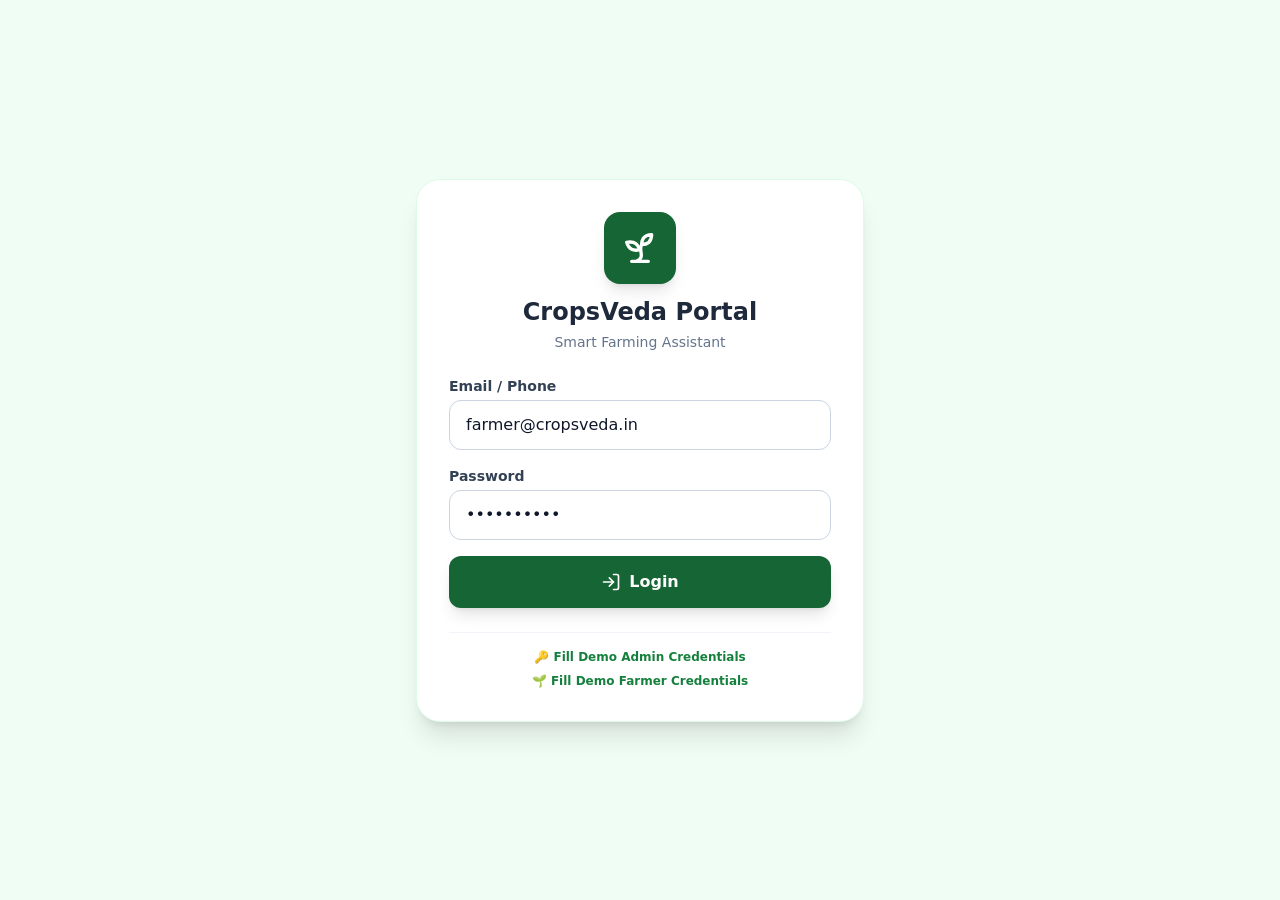
<file: index.html>
<!doctype html>
<html lang="en">
  <head>
    <meta charset="UTF-8" />
    <link rel="icon" type="image/svg+xml" href="/vite.svg" />
    <meta name="viewport" content="width=device-width, initial-scale=1.0" />
    <title>CropsVeda – AI-Powered, IoT-Enabled Smart Farming Assistant</title>
    <link rel="preconnect" href="https://fonts.googleapis.com">
    <link rel="preconnect" href="https://fonts.gstatic.com" crossorigin>
    <link href="https://fonts.googleapis.com/css2?family=Inter:wght@400;500;600;700;800&display=swap" rel="stylesheet">
    <script type="module" crossorigin src="./assets/index-W9lvx0hO.js"></script>
    <link rel="stylesheet" crossorigin href="./assets/index-DelQcXKI.css">
  <link rel="manifest" href="./manifest.webmanifest"><script id="vite-plugin-pwa:register-sw" src="./registerSW.js"></script></head>
  <body class="bg-slate-50 text-slate-900 font-sans antialiased">
    <div id="root"></div>
  </body>
</html>
</file>
<file: assets/index-DelQcXKI.css>
*,:before,:after{--tw-border-spacing-x: 0;--tw-border-spacing-y: 0;--tw-translate-x: 0;--tw-translate-y: 0;--tw-rotate: 0;--tw-skew-x: 0;--tw-skew-y: 0;--tw-scale-x: 1;--tw-scale-y: 1;--tw-pan-x: ;--tw-pan-y: ;--tw-pinch-zoom: ;--tw-scroll-snap-strictness: proximity;--tw-gradient-from-position: ;--tw-gradient-via-position: ;--tw-gradient-to-position: ;--tw-ordinal: ;--tw-slashed-zero: ;--tw-numeric-figure: ;--tw-numeric-spacing: ;--tw-numeric-fraction: ;--tw-ring-inset: ;--tw-ring-offset-width: 0px;--tw-ring-offset-color: #fff;--tw-ring-color: rgb(59 130 246 / .5);--tw-ring-offset-shadow: 0 0 #0000;--tw-ring-shadow: 0 0 #0000;--tw-shadow: 0 0 #0000;--tw-shadow-colored: 0 0 #0000;--tw-blur: ;--tw-brightness: ;--tw-contrast: ;--tw-grayscale: ;--tw-hue-rotate: ;--tw-invert: ;--tw-saturate: ;--tw-sepia: ;--tw-drop-shadow: ;--tw-backdrop-blur: ;--tw-backdrop-brightness: ;--tw-backdrop-contrast: ;--tw-backdrop-grayscale: ;--tw-backdrop-hue-rotate: ;--tw-backdrop-invert: ;--tw-backdrop-opacity: ;--tw-backdrop-saturate: ;--tw-backdrop-sepia: ;--tw-contain-size: ;--tw-contain-layout: ;--tw-contain-paint: ;--tw-contain-style: }::backdrop{--tw-border-spacing-x: 0;--tw-border-spacing-y: 0;--tw-translate-x: 0;--tw-translate-y: 0;--tw-rotate: 0;--tw-skew-x: 0;--tw-skew-y: 0;--tw-scale-x: 1;--tw-scale-y: 1;--tw-pan-x: ;--tw-pan-y: ;--tw-pinch-zoom: ;--tw-scroll-snap-strictness: proximity;--tw-gradient-from-position: ;--tw-gradient-via-position: ;--tw-gradient-to-position: ;--tw-ordinal: ;--tw-slashed-zero: ;--tw-numeric-figure: ;--tw-numeric-spacing: ;--tw-numeric-fraction: ;--tw-ring-inset: ;--tw-ring-offset-width: 0px;--tw-ring-offset-color: #fff;--tw-ring-color: rgb(59 130 246 / .5);--tw-ring-offset-shadow: 0 0 #0000;--tw-ring-shadow: 0 0 #0000;--tw-shadow: 0 0 #0000;--tw-shadow-colored: 0 0 #0000;--tw-blur: ;--tw-brightness: ;--tw-contrast: ;--tw-grayscale: ;--tw-hue-rotate: ;--tw-invert: ;--tw-saturate: ;--tw-sepia: ;--tw-drop-shadow: ;--tw-backdrop-blur: ;--tw-backdrop-brightness: ;--tw-backdrop-contrast: ;--tw-backdrop-grayscale: ;--tw-backdrop-hue-rotate: ;--tw-backdrop-invert: ;--tw-backdrop-opacity: ;--tw-backdrop-saturate: ;--tw-backdrop-sepia: ;--tw-contain-size: ;--tw-contain-layout: ;--tw-contain-paint: ;--tw-contain-style: }*,:before,:after{box-sizing:border-box;border-width:0;border-style:solid;border-color:#e5e7eb}:before,:after{--tw-content: ""}html,:host{line-height:1.5;-webkit-text-size-adjust:100%;-moz-tab-size:4;-o-tab-size:4;tab-size:4;font-family:ui-sans-serif,system-ui,sans-serif,"Apple Color Emoji","Segoe UI Emoji",Segoe UI Symbol,"Noto Color Emoji";font-feature-settings:normal;font-variation-settings:normal;-webkit-tap-highlight-color:transparent}body{margin:0;line-height:inherit}hr{height:0;color:inherit;border-top-width:1px}abbr:where([title]){-webkit-text-decoration:underline dotted;text-decoration:underline dotted}h1,h2,h3,h4,h5,h6{font-size:inherit;font-weight:inherit}a{color:inherit;text-decoration:inherit}b,strong{font-weight:bolder}code,kbd,samp,pre{font-family:ui-monospace,SFMono-Regular,Menlo,Monaco,Consolas,Liberation Mono,Courier New,monospace;font-feature-settings:normal;font-variation-settings:normal;font-size:1em}small{font-size:80%}sub,sup{font-size:75%;line-height:0;position:relative;vertical-align:baseline}sub{bottom:-.25em}sup{top:-.5em}table{text-indent:0;border-color:inherit;border-collapse:collapse}button,input,optgroup,select,textarea{font-family:inherit;font-feature-settings:inherit;font-variation-settings:inherit;font-size:100%;font-weight:inherit;line-height:inherit;letter-spacing:inherit;color:inherit;margin:0;padding:0}button,select{text-transform:none}button,input:where([type=button]),input:where([type=reset]),input:where([type=submit]){-webkit-appearance:button;background-color:transparent;background-image:none}:-moz-focusring{outline:auto}:-moz-ui-invalid{box-shadow:none}progress{vertical-align:baseline}::-webkit-inner-spin-button,::-webkit-outer-spin-button{height:auto}[type=search]{-webkit-appearance:textfield;outline-offset:-2px}::-webkit-search-decoration{-webkit-appearance:none}::-webkit-file-upload-button{-webkit-appearance:button;font:inherit}summary{display:list-item}blockquote,dl,dd,h1,h2,h3,h4,h5,h6,hr,figure,p,pre{margin:0}fieldset{margin:0;padding:0}legend{padding:0}ol,ul,menu{list-style:none;margin:0;padding:0}dialog{padding:0}textarea{resize:vertical}input::-moz-placeholder,textarea::-moz-placeholder{opacity:1;color:#9ca3af}input::placeholder,textarea::placeholder{opacity:1;color:#9ca3af}button,[role=button]{cursor:pointer}:disabled{cursor:default}img,svg,video,canvas,audio,iframe,embed,object{display:block;vertical-align:middle}img,video{max-width:100%;height:auto}[hidden]:where(:not([hidden=until-found])){display:none}.collapse{visibility:collapse}.fixed{position:fixed}.absolute{position:absolute}.relative{position:relative}.sticky{position:sticky}.inset-0{top:0;right:0;bottom:0;left:0}.left-3\.5{left:.875rem}.top-0{top:0}.top-3{top:.75rem}.z-10{z-index:10}.z-50{z-index:50}.mx-auto{margin-left:auto;margin-right:auto}.my-1{margin-top:.25rem;margin-bottom:.25rem}.my-6{margin-top:1.5rem;margin-bottom:1.5rem}.my-8{margin-top:2rem;margin-bottom:2rem}.mb-1{margin-bottom:.25rem}.mb-2{margin-bottom:.5rem}.mb-3{margin-bottom:.75rem}.mb-4{margin-bottom:1rem}.mb-6{margin-bottom:1.5rem}.mb-8{margin-bottom:2rem}.ml-1{margin-left:.25rem}.ml-1\.5{margin-left:.375rem}.mt-0\.5{margin-top:.125rem}.mt-1{margin-top:.25rem}.mt-2{margin-top:.5rem}.mt-3{margin-top:.75rem}.mt-4{margin-top:1rem}.mt-6{margin-top:1.5rem}.block{display:block}.inline-block{display:inline-block}.flex{display:flex}.inline-flex{display:inline-flex}.table{display:table}.grid{display:grid}.hidden{display:none}.h-1\.5{height:.375rem}.h-10{height:2.5rem}.h-12{height:3rem}.h-14{height:3.5rem}.h-16{height:4rem}.h-2{height:.5rem}.h-3{height:.75rem}.h-3\.5{height:.875rem}.h-4{height:1rem}.h-48{height:12rem}.h-5{height:1.25rem}.h-6{height:1.5rem}.h-7{height:1.75rem}.h-8{height:2rem}.h-9{height:2.25rem}.max-h-64{max-height:16rem}.max-h-\[90vh\]{max-height:90vh}.max-h-\[92vh\]{max-height:92vh}.min-h-\[140px\]{min-height:140px}.min-h-screen{min-height:100vh}.w-1\.5{width:.375rem}.w-10{width:2.5rem}.w-12{width:3rem}.w-14{width:3.5rem}.w-2{width:.5rem}.w-3{width:.75rem}.w-3\.5{width:.875rem}.w-4{width:1rem}.w-5{width:1.25rem}.w-6{width:1.5rem}.w-7{width:1.75rem}.w-8{width:2rem}.w-9{width:2.25rem}.w-fit{width:-moz-fit-content;width:fit-content}.w-full{width:100%}.max-w-2xl{max-width:42rem}.max-w-4xl{max-width:56rem}.max-w-5xl{max-width:64rem}.max-w-6xl{max-width:72rem}.max-w-7xl{max-width:80rem}.max-w-md{max-width:28rem}.max-w-xl{max-width:36rem}.flex-1{flex:1 1 0%}.shrink-0{flex-shrink:0}.border-collapse{border-collapse:collapse}.transform{transform:translate(var(--tw-translate-x),var(--tw-translate-y)) rotate(var(--tw-rotate)) skew(var(--tw-skew-x)) skewY(var(--tw-skew-y)) scaleX(var(--tw-scale-x)) scaleY(var(--tw-scale-y))}@keyframes bounce{0%,to{transform:translateY(-25%);animation-timing-function:cubic-bezier(.8,0,1,1)}50%{transform:none;animation-timing-function:cubic-bezier(0,0,.2,1)}}.animate-bounce{animation:bounce 1s infinite}@keyframes ping{75%,to{transform:scale(2);opacity:0}}.animate-ping{animation:ping 1s cubic-bezier(0,0,.2,1) infinite}@keyframes pulse{50%{opacity:.5}}.animate-pulse{animation:pulse 2s cubic-bezier(.4,0,.6,1) infinite}@keyframes spin{to{transform:rotate(360deg)}}.animate-spin{animation:spin 1s linear infinite}.cursor-pointer{cursor:pointer}.grid-cols-1{grid-template-columns:repeat(1,minmax(0,1fr))}.grid-cols-2{grid-template-columns:repeat(2,minmax(0,1fr))}.flex-col{flex-direction:column}.items-start{align-items:flex-start}.items-end{align-items:flex-end}.items-center{align-items:center}.items-baseline{align-items:baseline}.justify-end{justify-content:flex-end}.justify-center{justify-content:center}.justify-between{justify-content:space-between}.gap-2{gap:.5rem}.gap-3{gap:.75rem}.gap-4{gap:1rem}.gap-6{gap:1.5rem}.gap-8{gap:2rem}.space-x-1>:not([hidden])~:not([hidden]){--tw-space-x-reverse: 0;margin-right:calc(.25rem * var(--tw-space-x-reverse));margin-left:calc(.25rem * calc(1 - var(--tw-space-x-reverse)))}.space-x-1\.5>:not([hidden])~:not([hidden]){--tw-space-x-reverse: 0;margin-right:calc(.375rem * var(--tw-space-x-reverse));margin-left:calc(.375rem * calc(1 - var(--tw-space-x-reverse)))}.space-x-2>:not([hidden])~:not([hidden]){--tw-space-x-reverse: 0;margin-right:calc(.5rem * var(--tw-space-x-reverse));margin-left:calc(.5rem * calc(1 - var(--tw-space-x-reverse)))}.space-x-3>:not([hidden])~:not([hidden]){--tw-space-x-reverse: 0;margin-right:calc(.75rem * var(--tw-space-x-reverse));margin-left:calc(.75rem * calc(1 - var(--tw-space-x-reverse)))}.space-x-4>:not([hidden])~:not([hidden]){--tw-space-x-reverse: 0;margin-right:calc(1rem * var(--tw-space-x-reverse));margin-left:calc(1rem * calc(1 - var(--tw-space-x-reverse)))}.space-y-2>:not([hidden])~:not([hidden]){--tw-space-y-reverse: 0;margin-top:calc(.5rem * calc(1 - var(--tw-space-y-reverse)));margin-bottom:calc(.5rem * var(--tw-space-y-reverse))}.space-y-3>:not([hidden])~:not([hidden]){--tw-space-y-reverse: 0;margin-top:calc(.75rem * calc(1 - var(--tw-space-y-reverse)));margin-bottom:calc(.75rem * var(--tw-space-y-reverse))}.space-y-4>:not([hidden])~:not([hidden]){--tw-space-y-reverse: 0;margin-top:calc(1rem * calc(1 - var(--tw-space-y-reverse)));margin-bottom:calc(1rem * var(--tw-space-y-reverse))}.space-y-6>:not([hidden])~:not([hidden]){--tw-space-y-reverse: 0;margin-top:calc(1.5rem * calc(1 - var(--tw-space-y-reverse)));margin-bottom:calc(1.5rem * var(--tw-space-y-reverse))}.divide-y>:not([hidden])~:not([hidden]){--tw-divide-y-reverse: 0;border-top-width:calc(1px * calc(1 - var(--tw-divide-y-reverse)));border-bottom-width:calc(1px * var(--tw-divide-y-reverse))}.divide-slate-100>:not([hidden])~:not([hidden]){--tw-divide-opacity: 1;border-color:rgb(241 245 249 / var(--tw-divide-opacity, 1))}.self-start{align-self:flex-start}.self-end{align-self:flex-end}.overflow-hidden{overflow:hidden}.overflow-x-auto{overflow-x:auto}.overflow-y-auto{overflow-y:auto}.rounded{border-radius:.25rem}.rounded-2xl{border-radius:1rem}.rounded-3xl{border-radius:1.5rem}.rounded-full{border-radius:9999px}.rounded-lg{border-radius:.5rem}.rounded-md{border-radius:.375rem}.rounded-xl{border-radius:.75rem}.border{border-width:1px}.border-4{border-width:4px}.border-b{border-bottom-width:1px}.border-b-2{border-bottom-width:2px}.border-t{border-top-width:1px}.border-agri-100{--tw-border-opacity: 1;border-color:rgb(220 252 231 / var(--tw-border-opacity, 1))}.border-agri-700{--tw-border-opacity: 1;border-color:rgb(21 128 61 / var(--tw-border-opacity, 1))}.border-amber-200{--tw-border-opacity: 1;border-color:rgb(253 230 138 / var(--tw-border-opacity, 1))}.border-amber-200\/60{border-color:#fde68a99}.border-amber-200\/80{border-color:#fde68acc}.border-amber-300\/80{border-color:#fcd34dcc}.border-amber-400\/40{border-color:#fbbf2466}.border-amber-500\/20{border-color:#f59e0b33}.border-blue-200{--tw-border-opacity: 1;border-color:rgb(191 219 254 / var(--tw-border-opacity, 1))}.border-blue-500\/20{border-color:#3b82f633}.border-emerald-100{--tw-border-opacity: 1;border-color:rgb(209 250 229 / var(--tw-border-opacity, 1))}.border-emerald-600{--tw-border-opacity: 1;border-color:rgb(5 150 105 / var(--tw-border-opacity, 1))}.border-emerald-800{--tw-border-opacity: 1;border-color:rgb(6 95 70 / var(--tw-border-opacity, 1))}.border-indigo-100{--tw-border-opacity: 1;border-color:rgb(224 231 255 / var(--tw-border-opacity, 1))}.border-rose-200{--tw-border-opacity: 1;border-color:rgb(254 205 211 / var(--tw-border-opacity, 1))}.border-rose-500\/20{border-color:#f43f5e33}.border-sky-200{--tw-border-opacity: 1;border-color:rgb(186 230 253 / var(--tw-border-opacity, 1))}.border-slate-100{--tw-border-opacity: 1;border-color:rgb(241 245 249 / var(--tw-border-opacity, 1))}.border-slate-200{--tw-border-opacity: 1;border-color:rgb(226 232 240 / var(--tw-border-opacity, 1))}.border-slate-200\/60{border-color:#e2e8f099}.border-slate-200\/80{border-color:#e2e8f0cc}.border-slate-300{--tw-border-opacity: 1;border-color:rgb(203 213 225 / var(--tw-border-opacity, 1))}.border-teal-500\/20{border-color:#14b8a633}.border-white\/10{border-color:#ffffff1a}.border-white\/15{border-color:#ffffff26}.border-white\/20{border-color:#fff3}.border-t-transparent{border-top-color:transparent}.bg-agri-50{--tw-bg-opacity: 1;background-color:rgb(240 253 244 / var(--tw-bg-opacity, 1))}.bg-agri-700{--tw-bg-opacity: 1;background-color:rgb(21 128 61 / var(--tw-bg-opacity, 1))}.bg-agri-800{--tw-bg-opacity: 1;background-color:rgb(22 101 52 / var(--tw-bg-opacity, 1))}.bg-agri-900{--tw-bg-opacity: 1;background-color:rgb(20 83 45 / var(--tw-bg-opacity, 1))}.bg-amber-100{--tw-bg-opacity: 1;background-color:rgb(254 243 199 / var(--tw-bg-opacity, 1))}.bg-amber-50{--tw-bg-opacity: 1;background-color:rgb(255 251 235 / var(--tw-bg-opacity, 1))}.bg-amber-50\/70{background-color:#fffbebb3}.bg-amber-500{--tw-bg-opacity: 1;background-color:rgb(245 158 11 / var(--tw-bg-opacity, 1))}.bg-amber-500\/10{background-color:#f59e0b1a}.bg-amber-600{--tw-bg-opacity: 1;background-color:rgb(217 119 6 / var(--tw-bg-opacity, 1))}.bg-amber-950\/40{background-color:#451a0366}.bg-blue-100{--tw-bg-opacity: 1;background-color:rgb(219 234 254 / var(--tw-bg-opacity, 1))}.bg-blue-400{--tw-bg-opacity: 1;background-color:rgb(96 165 250 / var(--tw-bg-opacity, 1))}.bg-blue-400\/20{background-color:#60a5fa33}.bg-blue-50{--tw-bg-opacity: 1;background-color:rgb(239 246 255 / var(--tw-bg-opacity, 1))}.bg-blue-500{--tw-bg-opacity: 1;background-color:rgb(59 130 246 / var(--tw-bg-opacity, 1))}.bg-blue-500\/10{background-color:#3b82f61a}.bg-blue-600{--tw-bg-opacity: 1;background-color:rgb(37 99 235 / var(--tw-bg-opacity, 1))}.bg-emerald-100{--tw-bg-opacity: 1;background-color:rgb(209 250 229 / var(--tw-bg-opacity, 1))}.bg-emerald-400{--tw-bg-opacity: 1;background-color:rgb(52 211 153 / var(--tw-bg-opacity, 1))}.bg-emerald-400\/20{background-color:#34d39933}.bg-emerald-50{--tw-bg-opacity: 1;background-color:rgb(236 253 245 / var(--tw-bg-opacity, 1))}.bg-emerald-50\/50{background-color:#ecfdf580}.bg-emerald-500{--tw-bg-opacity: 1;background-color:rgb(16 185 129 / var(--tw-bg-opacity, 1))}.bg-emerald-500\/20{background-color:#10b98133}.bg-emerald-600{--tw-bg-opacity: 1;background-color:rgb(5 150 105 / var(--tw-bg-opacity, 1))}.bg-emerald-700{--tw-bg-opacity: 1;background-color:rgb(4 120 87 / var(--tw-bg-opacity, 1))}.bg-emerald-800{--tw-bg-opacity: 1;background-color:rgb(6 95 70 / var(--tw-bg-opacity, 1))}.bg-green-100{--tw-bg-opacity: 1;background-color:rgb(220 252 231 / var(--tw-bg-opacity, 1))}.bg-green-400{--tw-bg-opacity: 1;background-color:rgb(74 222 128 / var(--tw-bg-opacity, 1))}.bg-green-500{--tw-bg-opacity: 1;background-color:rgb(34 197 94 / var(--tw-bg-opacity, 1))}.bg-green-600{--tw-bg-opacity: 1;background-color:rgb(22 163 74 / var(--tw-bg-opacity, 1))}.bg-green-700{--tw-bg-opacity: 1;background-color:rgb(21 128 61 / var(--tw-bg-opacity, 1))}.bg-indigo-50{--tw-bg-opacity: 1;background-color:rgb(238 242 255 / var(--tw-bg-opacity, 1))}.bg-purple-100{--tw-bg-opacity: 1;background-color:rgb(243 232 255 / var(--tw-bg-opacity, 1))}.bg-rose-50{--tw-bg-opacity: 1;background-color:rgb(255 241 242 / var(--tw-bg-opacity, 1))}.bg-rose-500{--tw-bg-opacity: 1;background-color:rgb(244 63 94 / var(--tw-bg-opacity, 1))}.bg-rose-500\/10{background-color:#f43f5e1a}.bg-rose-600{--tw-bg-opacity: 1;background-color:rgb(225 29 72 / var(--tw-bg-opacity, 1))}.bg-sky-100{--tw-bg-opacity: 1;background-color:rgb(224 242 254 / var(--tw-bg-opacity, 1))}.bg-sky-500{--tw-bg-opacity: 1;background-color:rgb(14 165 233 / var(--tw-bg-opacity, 1))}.bg-slate-100{--tw-bg-opacity: 1;background-color:rgb(241 245 249 / var(--tw-bg-opacity, 1))}.bg-slate-100\/70{background-color:#f1f5f9b3}.bg-slate-200{--tw-bg-opacity: 1;background-color:rgb(226 232 240 / var(--tw-bg-opacity, 1))}.bg-slate-50{--tw-bg-opacity: 1;background-color:rgb(248 250 252 / var(--tw-bg-opacity, 1))}.bg-slate-700{--tw-bg-opacity: 1;background-color:rgb(51 65 85 / var(--tw-bg-opacity, 1))}.bg-slate-800{--tw-bg-opacity: 1;background-color:rgb(30 41 59 / var(--tw-bg-opacity, 1))}.bg-slate-900{--tw-bg-opacity: 1;background-color:rgb(15 23 42 / var(--tw-bg-opacity, 1))}.bg-slate-900\/50{background-color:#0f172a80}.bg-slate-900\/60{background-color:#0f172a99}.bg-slate-900\/70{background-color:#0f172ab3}.bg-teal-50{--tw-bg-opacity: 1;background-color:rgb(240 253 250 / var(--tw-bg-opacity, 1))}.bg-teal-500\/10{background-color:#14b8a61a}.bg-teal-600{--tw-bg-opacity: 1;background-color:rgb(13 148 136 / var(--tw-bg-opacity, 1))}.bg-white{--tw-bg-opacity: 1;background-color:rgb(255 255 255 / var(--tw-bg-opacity, 1))}.bg-white\/10{background-color:#ffffff1a}.bg-white\/20{background-color:#fff3}.bg-gradient-to-br{background-image:linear-gradient(to bottom right,var(--tw-gradient-stops))}.bg-gradient-to-r{background-image:linear-gradient(to right,var(--tw-gradient-stops))}.from-amber-500{--tw-gradient-from: #f59e0b var(--tw-gradient-from-position);--tw-gradient-to: rgb(245 158 11 / 0) var(--tw-gradient-to-position);--tw-gradient-stops: var(--tw-gradient-from), var(--tw-gradient-to)}.from-amber-500\/10{--tw-gradient-from: rgb(245 158 11 / .1) var(--tw-gradient-from-position);--tw-gradient-to: rgb(245 158 11 / 0) var(--tw-gradient-to-position);--tw-gradient-stops: var(--tw-gradient-from), var(--tw-gradient-to)}.from-blue-500\/10{--tw-gradient-from: rgb(59 130 246 / .1) var(--tw-gradient-from-position);--tw-gradient-to: rgb(59 130 246 / 0) var(--tw-gradient-to-position);--tw-gradient-stops: var(--tw-gradient-from), var(--tw-gradient-to)}.from-blue-700{--tw-gradient-from: #1d4ed8 var(--tw-gradient-from-position);--tw-gradient-to: rgb(29 78 216 / 0) var(--tw-gradient-to-position);--tw-gradient-stops: var(--tw-gradient-from), var(--tw-gradient-to)}.from-emerald-600{--tw-gradient-from: #059669 var(--tw-gradient-from-position);--tw-gradient-to: rgb(5 150 105 / 0) var(--tw-gradient-to-position);--tw-gradient-stops: var(--tw-gradient-from), var(--tw-gradient-to)}.from-emerald-700{--tw-gradient-from: #047857 var(--tw-gradient-from-position);--tw-gradient-to: rgb(4 120 87 / 0) var(--tw-gradient-to-position);--tw-gradient-stops: var(--tw-gradient-from), var(--tw-gradient-to)}.from-emerald-800{--tw-gradient-from: #065f46 var(--tw-gradient-from-position);--tw-gradient-to: rgb(6 95 70 / 0) var(--tw-gradient-to-position);--tw-gradient-stops: var(--tw-gradient-from), var(--tw-gradient-to)}.from-emerald-900{--tw-gradient-from: #064e3b var(--tw-gradient-from-position);--tw-gradient-to: rgb(6 78 59 / 0) var(--tw-gradient-to-position);--tw-gradient-stops: var(--tw-gradient-from), var(--tw-gradient-to)}.from-indigo-900{--tw-gradient-from: #312e81 var(--tw-gradient-from-position);--tw-gradient-to: rgb(49 46 129 / 0) var(--tw-gradient-to-position);--tw-gradient-stops: var(--tw-gradient-from), var(--tw-gradient-to)}.from-sky-500\/10{--tw-gradient-from: rgb(14 165 233 / .1) var(--tw-gradient-from-position);--tw-gradient-to: rgb(14 165 233 / 0) var(--tw-gradient-to-position);--tw-gradient-stops: var(--tw-gradient-from), var(--tw-gradient-to)}.from-teal-800{--tw-gradient-from: #115e59 var(--tw-gradient-from-position);--tw-gradient-to: rgb(17 94 89 / 0) var(--tw-gradient-to-position);--tw-gradient-stops: var(--tw-gradient-from), var(--tw-gradient-to)}.via-agri-800{--tw-gradient-to: rgb(22 101 52 / 0) var(--tw-gradient-to-position);--tw-gradient-stops: var(--tw-gradient-from), #166534 var(--tw-gradient-via-position), var(--tw-gradient-to)}.via-amber-500\/5{--tw-gradient-to: rgb(245 158 11 / 0) var(--tw-gradient-to-position);--tw-gradient-stops: var(--tw-gradient-from), rgb(245 158 11 / .05) var(--tw-gradient-via-position), var(--tw-gradient-to)}.via-blue-500\/5{--tw-gradient-to: rgb(59 130 246 / 0) var(--tw-gradient-to-position);--tw-gradient-stops: var(--tw-gradient-from), rgb(59 130 246 / .05) var(--tw-gradient-via-position), var(--tw-gradient-to)}.via-emerald-900{--tw-gradient-to: rgb(6 78 59 / 0) var(--tw-gradient-to-position);--tw-gradient-stops: var(--tw-gradient-from), #064e3b var(--tw-gradient-via-position), var(--tw-gradient-to)}.via-indigo-800{--tw-gradient-to: rgb(55 48 163 / 0) var(--tw-gradient-to-position);--tw-gradient-stops: var(--tw-gradient-from), #3730a3 var(--tw-gradient-via-position), var(--tw-gradient-to)}.via-sky-500\/5{--tw-gradient-to: rgb(14 165 233 / 0) var(--tw-gradient-to-position);--tw-gradient-stops: var(--tw-gradient-from), rgb(14 165 233 / .05) var(--tw-gradient-via-position), var(--tw-gradient-to)}.to-amber-600{--tw-gradient-to: #d97706 var(--tw-gradient-to-position)}.to-blue-900{--tw-gradient-to: #1e3a8a var(--tw-gradient-to-position)}.to-emerald-900{--tw-gradient-to: #064e3b var(--tw-gradient-to-position)}.to-slate-900{--tw-gradient-to: #0f172a var(--tw-gradient-to-position)}.to-teal-800{--tw-gradient-to: #115e59 var(--tw-gradient-to-position)}.to-teal-900{--tw-gradient-to: #134e4a var(--tw-gradient-to-position)}.to-white{--tw-gradient-to: #fff var(--tw-gradient-to-position)}.object-cover{-o-object-fit:cover;object-fit:cover}.p-1{padding:.25rem}.p-1\.5{padding:.375rem}.p-2{padding:.5rem}.p-2\.5{padding:.625rem}.p-3{padding:.75rem}.p-3\.5{padding:.875rem}.p-4{padding:1rem}.p-5{padding:1.25rem}.p-6{padding:1.5rem}.p-8{padding:2rem}.px-2{padding-left:.5rem;padding-right:.5rem}.px-2\.5{padding-left:.625rem;padding-right:.625rem}.px-3{padding-left:.75rem;padding-right:.75rem}.px-3\.5{padding-left:.875rem;padding-right:.875rem}.px-4{padding-left:1rem;padding-right:1rem}.px-5{padding-left:1.25rem;padding-right:1.25rem}.px-6{padding-left:1.5rem;padding-right:1.5rem}.py-0\.5{padding-top:.125rem;padding-bottom:.125rem}.py-1{padding-top:.25rem;padding-bottom:.25rem}.py-1\.5{padding-top:.375rem;padding-bottom:.375rem}.py-12{padding-top:3rem;padding-bottom:3rem}.py-2{padding-top:.5rem;padding-bottom:.5rem}.py-2\.5{padding-top:.625rem;padding-bottom:.625rem}.py-3{padding-top:.75rem;padding-bottom:.75rem}.py-3\.5{padding-top:.875rem;padding-bottom:.875rem}.pb-1{padding-bottom:.25rem}.pb-12{padding-bottom:3rem}.pb-16{padding-bottom:4rem}.pb-3{padding-bottom:.75rem}.pb-4{padding-bottom:1rem}.pb-6{padding-bottom:1.5rem}.pl-9{padding-left:2.25rem}.pr-4{padding-right:1rem}.pt-3{padding-top:.75rem}.pt-4{padding-top:1rem}.pt-6{padding-top:1.5rem}.pt-8{padding-top:2rem}.text-left{text-align:left}.text-center{text-align:center}.text-right{text-align:right}.font-sans{font-family:ui-sans-serif,system-ui,sans-serif,"Apple Color Emoji","Segoe UI Emoji",Segoe UI Symbol,"Noto Color Emoji"}.text-2xl{font-size:1.5rem;line-height:2rem}.text-3xl{font-size:1.875rem;line-height:2.25rem}.text-4xl{font-size:2.25rem;line-height:2.5rem}.text-\[10px\]{font-size:10px}.text-\[11px\]{font-size:11px}.text-base{font-size:1rem;line-height:1.5rem}.text-lg{font-size:1.125rem;line-height:1.75rem}.text-sm{font-size:.875rem;line-height:1.25rem}.text-xl{font-size:1.25rem;line-height:1.75rem}.text-xs{font-size:.75rem;line-height:1rem}.font-black{font-weight:900}.font-bold{font-weight:700}.font-extrabold{font-weight:800}.font-medium{font-weight:500}.font-normal{font-weight:400}.font-semibold{font-weight:600}.uppercase{text-transform:uppercase}.italic{font-style:italic}.tracking-tight{letter-spacing:-.025em}.tracking-wide{letter-spacing:.025em}.tracking-wider{letter-spacing:.05em}.tracking-widest{letter-spacing:.1em}.text-agri-100{--tw-text-opacity: 1;color:rgb(220 252 231 / var(--tw-text-opacity, 1))}.text-agri-700{--tw-text-opacity: 1;color:rgb(21 128 61 / var(--tw-text-opacity, 1))}.text-agri-800{--tw-text-opacity: 1;color:rgb(22 101 52 / var(--tw-text-opacity, 1))}.text-agri-900{--tw-text-opacity: 1;color:rgb(20 83 45 / var(--tw-text-opacity, 1))}.text-amber-100{--tw-text-opacity: 1;color:rgb(254 243 199 / var(--tw-text-opacity, 1))}.text-amber-300{--tw-text-opacity: 1;color:rgb(252 211 77 / var(--tw-text-opacity, 1))}.text-amber-50{--tw-text-opacity: 1;color:rgb(255 251 235 / var(--tw-text-opacity, 1))}.text-amber-600{--tw-text-opacity: 1;color:rgb(217 119 6 / var(--tw-text-opacity, 1))}.text-amber-700{--tw-text-opacity: 1;color:rgb(180 83 9 / var(--tw-text-opacity, 1))}.text-amber-800{--tw-text-opacity: 1;color:rgb(146 64 14 / var(--tw-text-opacity, 1))}.text-amber-900{--tw-text-opacity: 1;color:rgb(120 53 15 / var(--tw-text-opacity, 1))}.text-blue-100{--tw-text-opacity: 1;color:rgb(219 234 254 / var(--tw-text-opacity, 1))}.text-blue-200{--tw-text-opacity: 1;color:rgb(191 219 254 / var(--tw-text-opacity, 1))}.text-blue-300{--tw-text-opacity: 1;color:rgb(147 197 253 / var(--tw-text-opacity, 1))}.text-blue-600{--tw-text-opacity: 1;color:rgb(37 99 235 / var(--tw-text-opacity, 1))}.text-blue-700{--tw-text-opacity: 1;color:rgb(29 78 216 / var(--tw-text-opacity, 1))}.text-blue-800{--tw-text-opacity: 1;color:rgb(30 64 175 / var(--tw-text-opacity, 1))}.text-blue-900{--tw-text-opacity: 1;color:rgb(30 58 138 / var(--tw-text-opacity, 1))}.text-emerald-100{--tw-text-opacity: 1;color:rgb(209 250 229 / var(--tw-text-opacity, 1))}.text-emerald-100\/80{color:#d1fae5cc}.text-emerald-200{--tw-text-opacity: 1;color:rgb(167 243 208 / var(--tw-text-opacity, 1))}.text-emerald-300{--tw-text-opacity: 1;color:rgb(110 231 183 / var(--tw-text-opacity, 1))}.text-emerald-400{--tw-text-opacity: 1;color:rgb(52 211 153 / var(--tw-text-opacity, 1))}.text-emerald-50{--tw-text-opacity: 1;color:rgb(236 253 245 / var(--tw-text-opacity, 1))}.text-emerald-600{--tw-text-opacity: 1;color:rgb(5 150 105 / var(--tw-text-opacity, 1))}.text-emerald-700{--tw-text-opacity: 1;color:rgb(4 120 87 / var(--tw-text-opacity, 1))}.text-emerald-800{--tw-text-opacity: 1;color:rgb(6 95 70 / var(--tw-text-opacity, 1))}.text-emerald-900{--tw-text-opacity: 1;color:rgb(6 78 59 / var(--tw-text-opacity, 1))}.text-emerald-950{--tw-text-opacity: 1;color:rgb(2 44 34 / var(--tw-text-opacity, 1))}.text-green-300{--tw-text-opacity: 1;color:rgb(134 239 172 / var(--tw-text-opacity, 1))}.text-green-700{--tw-text-opacity: 1;color:rgb(21 128 61 / var(--tw-text-opacity, 1))}.text-green-800{--tw-text-opacity: 1;color:rgb(22 101 52 / var(--tw-text-opacity, 1))}.text-green-900{--tw-text-opacity: 1;color:rgb(20 83 45 / var(--tw-text-opacity, 1))}.text-green-950{--tw-text-opacity: 1;color:rgb(5 46 22 / var(--tw-text-opacity, 1))}.text-indigo-200{--tw-text-opacity: 1;color:rgb(199 210 254 / var(--tw-text-opacity, 1))}.text-indigo-300{--tw-text-opacity: 1;color:rgb(165 180 252 / var(--tw-text-opacity, 1))}.text-indigo-600{--tw-text-opacity: 1;color:rgb(79 70 229 / var(--tw-text-opacity, 1))}.text-indigo-700{--tw-text-opacity: 1;color:rgb(67 56 202 / var(--tw-text-opacity, 1))}.text-indigo-800{--tw-text-opacity: 1;color:rgb(55 48 163 / var(--tw-text-opacity, 1))}.text-purple-300{--tw-text-opacity: 1;color:rgb(216 180 254 / var(--tw-text-opacity, 1))}.text-purple-600{--tw-text-opacity: 1;color:rgb(147 51 234 / var(--tw-text-opacity, 1))}.text-purple-800{--tw-text-opacity: 1;color:rgb(107 33 168 / var(--tw-text-opacity, 1))}.text-rose-300{--tw-text-opacity: 1;color:rgb(253 164 175 / var(--tw-text-opacity, 1))}.text-rose-600{--tw-text-opacity: 1;color:rgb(225 29 72 / var(--tw-text-opacity, 1))}.text-rose-700{--tw-text-opacity: 1;color:rgb(190 18 60 / var(--tw-text-opacity, 1))}.text-sky-900{--tw-text-opacity: 1;color:rgb(12 74 110 / var(--tw-text-opacity, 1))}.text-slate-300{--tw-text-opacity: 1;color:rgb(203 213 225 / var(--tw-text-opacity, 1))}.text-slate-400{--tw-text-opacity: 1;color:rgb(148 163 184 / var(--tw-text-opacity, 1))}.text-slate-500{--tw-text-opacity: 1;color:rgb(100 116 139 / var(--tw-text-opacity, 1))}.text-slate-600{--tw-text-opacity: 1;color:rgb(71 85 105 / var(--tw-text-opacity, 1))}.text-slate-700{--tw-text-opacity: 1;color:rgb(51 65 85 / var(--tw-text-opacity, 1))}.text-slate-800{--tw-text-opacity: 1;color:rgb(30 41 59 / var(--tw-text-opacity, 1))}.text-slate-900{--tw-text-opacity: 1;color:rgb(15 23 42 / var(--tw-text-opacity, 1))}.text-slate-950{--tw-text-opacity: 1;color:rgb(2 6 23 / var(--tw-text-opacity, 1))}.text-teal-600{--tw-text-opacity: 1;color:rgb(13 148 136 / var(--tw-text-opacity, 1))}.text-teal-700{--tw-text-opacity: 1;color:rgb(15 118 110 / var(--tw-text-opacity, 1))}.text-white{--tw-text-opacity: 1;color:rgb(255 255 255 / var(--tw-text-opacity, 1))}.line-through{text-decoration-line:line-through}.antialiased{-webkit-font-smoothing:antialiased;-moz-osx-font-smoothing:grayscale}.accent-emerald-600{accent-color:#059669}.opacity-0{opacity:0}.opacity-70{opacity:.7}.shadow{--tw-shadow: 0 1px 3px 0 rgb(0 0 0 / .1), 0 1px 2px -1px rgb(0 0 0 / .1);--tw-shadow-colored: 0 1px 3px 0 var(--tw-shadow-color), 0 1px 2px -1px var(--tw-shadow-color);box-shadow:var(--tw-ring-offset-shadow, 0 0 #0000),var(--tw-ring-shadow, 0 0 #0000),var(--tw-shadow)}.shadow-2xl{--tw-shadow: 0 25px 50px -12px rgb(0 0 0 / .25);--tw-shadow-colored: 0 25px 50px -12px var(--tw-shadow-color);box-shadow:var(--tw-ring-offset-shadow, 0 0 #0000),var(--tw-ring-shadow, 0 0 #0000),var(--tw-shadow)}.shadow-lg{--tw-shadow: 0 10px 15px -3px rgb(0 0 0 / .1), 0 4px 6px -4px rgb(0 0 0 / .1);--tw-shadow-colored: 0 10px 15px -3px var(--tw-shadow-color), 0 4px 6px -4px var(--tw-shadow-color);box-shadow:var(--tw-ring-offset-shadow, 0 0 #0000),var(--tw-ring-shadow, 0 0 #0000),var(--tw-shadow)}.shadow-md{--tw-shadow: 0 4px 6px -1px rgb(0 0 0 / .1), 0 2px 4px -2px rgb(0 0 0 / .1);--tw-shadow-colored: 0 4px 6px -1px var(--tw-shadow-color), 0 2px 4px -2px var(--tw-shadow-color);box-shadow:var(--tw-ring-offset-shadow, 0 0 #0000),var(--tw-ring-shadow, 0 0 #0000),var(--tw-shadow)}.shadow-sm{--tw-shadow: 0 1px 2px 0 rgb(0 0 0 / .05);--tw-shadow-colored: 0 1px 2px 0 var(--tw-shadow-color);box-shadow:var(--tw-ring-offset-shadow, 0 0 #0000),var(--tw-ring-shadow, 0 0 #0000),var(--tw-shadow)}.shadow-xl{--tw-shadow: 0 20px 25px -5px rgb(0 0 0 / .1), 0 8px 10px -6px rgb(0 0 0 / .1);--tw-shadow-colored: 0 20px 25px -5px var(--tw-shadow-color), 0 8px 10px -6px var(--tw-shadow-color);box-shadow:var(--tw-ring-offset-shadow, 0 0 #0000),var(--tw-ring-shadow, 0 0 #0000),var(--tw-shadow)}.outline-none{outline:2px solid transparent;outline-offset:2px}.filter{filter:var(--tw-blur) var(--tw-brightness) var(--tw-contrast) var(--tw-grayscale) var(--tw-hue-rotate) var(--tw-invert) var(--tw-saturate) var(--tw-sepia) var(--tw-drop-shadow)}.backdrop-blur-md{--tw-backdrop-blur: blur(12px);-webkit-backdrop-filter:var(--tw-backdrop-blur) var(--tw-backdrop-brightness) var(--tw-backdrop-contrast) var(--tw-backdrop-grayscale) var(--tw-backdrop-hue-rotate) var(--tw-backdrop-invert) var(--tw-backdrop-opacity) var(--tw-backdrop-saturate) var(--tw-backdrop-sepia);backdrop-filter:var(--tw-backdrop-blur) var(--tw-backdrop-brightness) var(--tw-backdrop-contrast) var(--tw-backdrop-grayscale) var(--tw-backdrop-hue-rotate) var(--tw-backdrop-invert) var(--tw-backdrop-opacity) var(--tw-backdrop-saturate) var(--tw-backdrop-sepia)}.transition{transition-property:color,background-color,border-color,text-decoration-color,fill,stroke,opacity,box-shadow,transform,filter,backdrop-filter;transition-timing-function:cubic-bezier(.4,0,.2,1);transition-duration:.15s}.transition-all{transition-property:all;transition-timing-function:cubic-bezier(.4,0,.2,1);transition-duration:.15s}.duration-300{transition-duration:.3s}body{font-family:Inter,sans-serif}@media print{body{background-color:#fff!important;color:#0f172a!important;margin:0!important;padding:0!important;-webkit-print-color-adjust:exact!important;print-color-adjust:exact!important}nav,header,.no-print,button,.modal-action-bar,.bg-slate-900\/70,.fixed.inset-0{position:static!important;background:transparent!important;-webkit-backdrop-filter:none!important;backdrop-filter:none!important;box-shadow:none!important;border:none!important}#printable-report-wrapper{position:absolute!important;top:0!important;left:0!important;width:100%!important;max-width:100%!important;margin:0!important;padding:20px!important;background:#fff!important;box-shadow:none!important;border-radius:0!important;border:none!important;overflow:visible!important}.bg-emerald-800{background-color:#166534!important;color:#fff!important}.bg-slate-50{background-color:#f8fafc!important;border:1px solid #e2e8f0!important}@page{size:A4 portrait;margin:10mm 12mm}}.hover\:bg-agri-50:hover{--tw-bg-opacity: 1;background-color:rgb(240 253 244 / var(--tw-bg-opacity, 1))}.hover\:bg-agri-900:hover{--tw-bg-opacity: 1;background-color:rgb(20 83 45 / var(--tw-bg-opacity, 1))}.hover\:bg-amber-50:hover{--tw-bg-opacity: 1;background-color:rgb(255 251 235 / var(--tw-bg-opacity, 1))}.hover\:bg-amber-600:hover{--tw-bg-opacity: 1;background-color:rgb(217 119 6 / var(--tw-bg-opacity, 1))}.hover\:bg-amber-700:hover{--tw-bg-opacity: 1;background-color:rgb(180 83 9 / var(--tw-bg-opacity, 1))}.hover\:bg-amber-950\/60:hover{background-color:#451a0399}.hover\:bg-blue-50:hover{--tw-bg-opacity: 1;background-color:rgb(239 246 255 / var(--tw-bg-opacity, 1))}.hover\:bg-blue-700:hover{--tw-bg-opacity: 1;background-color:rgb(29 78 216 / var(--tw-bg-opacity, 1))}.hover\:bg-emerald-200:hover{--tw-bg-opacity: 1;background-color:rgb(167 243 208 / var(--tw-bg-opacity, 1))}.hover\:bg-emerald-50:hover{--tw-bg-opacity: 1;background-color:rgb(236 253 245 / var(--tw-bg-opacity, 1))}.hover\:bg-emerald-50\/40:hover{background-color:#ecfdf566}.hover\:bg-emerald-600:hover{--tw-bg-opacity: 1;background-color:rgb(5 150 105 / var(--tw-bg-opacity, 1))}.hover\:bg-emerald-700:hover{--tw-bg-opacity: 1;background-color:rgb(4 120 87 / var(--tw-bg-opacity, 1))}.hover\:bg-emerald-800:hover{--tw-bg-opacity: 1;background-color:rgb(6 95 70 / var(--tw-bg-opacity, 1))}.hover\:bg-emerald-900:hover{--tw-bg-opacity: 1;background-color:rgb(6 78 59 / var(--tw-bg-opacity, 1))}.hover\:bg-green-700:hover{--tw-bg-opacity: 1;background-color:rgb(21 128 61 / var(--tw-bg-opacity, 1))}.hover\:bg-green-800:hover{--tw-bg-opacity: 1;background-color:rgb(22 101 52 / var(--tw-bg-opacity, 1))}.hover\:bg-rose-600:hover{--tw-bg-opacity: 1;background-color:rgb(225 29 72 / var(--tw-bg-opacity, 1))}.hover\:bg-rose-700:hover{--tw-bg-opacity: 1;background-color:rgb(190 18 60 / var(--tw-bg-opacity, 1))}.hover\:bg-slate-100:hover{--tw-bg-opacity: 1;background-color:rgb(241 245 249 / var(--tw-bg-opacity, 1))}.hover\:bg-slate-200:hover{--tw-bg-opacity: 1;background-color:rgb(226 232 240 / var(--tw-bg-opacity, 1))}.hover\:bg-slate-50:hover{--tw-bg-opacity: 1;background-color:rgb(248 250 252 / var(--tw-bg-opacity, 1))}.hover\:bg-slate-700:hover{--tw-bg-opacity: 1;background-color:rgb(51 65 85 / var(--tw-bg-opacity, 1))}.hover\:bg-slate-800:hover{--tw-bg-opacity: 1;background-color:rgb(30 41 59 / var(--tw-bg-opacity, 1))}.hover\:bg-teal-700:hover{--tw-bg-opacity: 1;background-color:rgb(15 118 110 / var(--tw-bg-opacity, 1))}.hover\:bg-white\/10:hover{background-color:#ffffff1a}.hover\:text-emerald-900:hover{--tw-text-opacity: 1;color:rgb(6 78 59 / var(--tw-text-opacity, 1))}.hover\:text-slate-600:hover{--tw-text-opacity: 1;color:rgb(71 85 105 / var(--tw-text-opacity, 1))}.hover\:text-white:hover{--tw-text-opacity: 1;color:rgb(255 255 255 / var(--tw-text-opacity, 1))}.hover\:underline:hover{text-decoration-line:underline}.hover\:shadow-md:hover{--tw-shadow: 0 4px 6px -1px rgb(0 0 0 / .1), 0 2px 4px -2px rgb(0 0 0 / .1);--tw-shadow-colored: 0 4px 6px -1px var(--tw-shadow-color), 0 2px 4px -2px var(--tw-shadow-color);box-shadow:var(--tw-ring-offset-shadow, 0 0 #0000),var(--tw-ring-shadow, 0 0 #0000),var(--tw-shadow)}.hover\:shadow-xl:hover{--tw-shadow: 0 20px 25px -5px rgb(0 0 0 / .1), 0 8px 10px -6px rgb(0 0 0 / .1);--tw-shadow-colored: 0 20px 25px -5px var(--tw-shadow-color), 0 8px 10px -6px var(--tw-shadow-color);box-shadow:var(--tw-ring-offset-shadow, 0 0 #0000),var(--tw-ring-shadow, 0 0 #0000),var(--tw-shadow)}.focus\:border-emerald-500:focus{--tw-border-opacity: 1;border-color:rgb(16 185 129 / var(--tw-border-opacity, 1))}.focus\:border-transparent:focus{border-color:transparent}.focus\:outline-none:focus{outline:2px solid transparent;outline-offset:2px}.focus\:ring-2:focus{--tw-ring-offset-shadow: var(--tw-ring-inset) 0 0 0 var(--tw-ring-offset-width) var(--tw-ring-offset-color);--tw-ring-shadow: var(--tw-ring-inset) 0 0 0 calc(2px + var(--tw-ring-offset-width)) var(--tw-ring-color);box-shadow:var(--tw-ring-offset-shadow),var(--tw-ring-shadow),var(--tw-shadow, 0 0 #0000)}.focus\:ring-agri-600:focus{--tw-ring-opacity: 1;--tw-ring-color: rgb(22 163 74 / var(--tw-ring-opacity, 1))}.focus\:ring-emerald-500\/20:focus{--tw-ring-color: rgb(16 185 129 / .2)}.focus\:ring-emerald-600:focus{--tw-ring-opacity: 1;--tw-ring-color: rgb(5 150 105 / var(--tw-ring-opacity, 1))}.focus\:ring-green-600:focus{--tw-ring-opacity: 1;--tw-ring-color: rgb(22 163 74 / var(--tw-ring-opacity, 1))}.active\:scale-95:active{--tw-scale-x: .95;--tw-scale-y: .95;transform:translate(var(--tw-translate-x),var(--tw-translate-y)) rotate(var(--tw-rotate)) skew(var(--tw-skew-x)) skewY(var(--tw-skew-y)) scaleX(var(--tw-scale-x)) scaleY(var(--tw-scale-y))}.disabled\:opacity-50:disabled{opacity:.5}.group:hover .group-hover\:scale-105{--tw-scale-x: 1.05;--tw-scale-y: 1.05;transform:translate(var(--tw-translate-x),var(--tw-translate-y)) rotate(var(--tw-rotate)) skew(var(--tw-skew-x)) skewY(var(--tw-skew-y)) scaleX(var(--tw-scale-x)) scaleY(var(--tw-scale-y))}.group:hover .group-hover\:text-emerald-600{--tw-text-opacity: 1;color:rgb(5 150 105 / var(--tw-text-opacity, 1))}.group:hover .group-hover\:text-emerald-800{--tw-text-opacity: 1;color:rgb(6 95 70 / var(--tw-text-opacity, 1))}.group:hover .group-hover\:opacity-100{opacity:1}@media (min-width: 640px){.sm\:block{display:block}.sm\:inline{display:inline}.sm\:h-10{height:2.5rem}.sm\:w-10{width:2.5rem}.sm\:w-auto{width:auto}.sm\:grid-cols-3{grid-template-columns:repeat(3,minmax(0,1fr))}.sm\:grid-cols-4{grid-template-columns:repeat(4,minmax(0,1fr))}.sm\:flex-row{flex-direction:row}.sm\:items-center{align-items:center}.sm\:gap-4{gap:1rem}.sm\:gap-6{gap:1.5rem}.sm\:space-x-3>:not([hidden])~:not([hidden]){--tw-space-x-reverse: 0;margin-right:calc(.75rem * var(--tw-space-x-reverse));margin-left:calc(.75rem * calc(1 - var(--tw-space-x-reverse)))}.sm\:space-x-6>:not([hidden])~:not([hidden]){--tw-space-x-reverse: 0;margin-right:calc(1.5rem * var(--tw-space-x-reverse));margin-left:calc(1.5rem * calc(1 - var(--tw-space-x-reverse)))}.sm\:space-y-0>:not([hidden])~:not([hidden]){--tw-space-y-reverse: 0;margin-top:calc(0px * calc(1 - var(--tw-space-y-reverse)));margin-bottom:calc(0px * var(--tw-space-y-reverse))}.sm\:self-center{align-self:center}.sm\:p-8{padding:2rem}.sm\:px-6{padding-left:1.5rem;padding-right:1.5rem}.sm\:text-2xl{font-size:1.5rem;line-height:2rem}.sm\:text-3xl{font-size:1.875rem;line-height:2.25rem}.sm\:text-4xl{font-size:2.25rem;line-height:2.5rem}.sm\:text-6xl{font-size:3.75rem;line-height:1}.sm\:text-lg{font-size:1.125rem;line-height:1.75rem}.sm\:text-sm{font-size:.875rem;line-height:1.25rem}}@media (min-width: 768px){.md\:flex{display:flex}.md\:w-72{width:18rem}.md\:w-80{width:20rem}.md\:grid-cols-2{grid-template-columns:repeat(2,minmax(0,1fr))}.md\:grid-cols-3{grid-template-columns:repeat(3,minmax(0,1fr))}.md\:grid-cols-4{grid-template-columns:repeat(4,minmax(0,1fr))}.md\:grid-cols-6{grid-template-columns:repeat(6,minmax(0,1fr))}.md\:flex-row{flex-direction:row}.md\:items-center{align-items:center}.md\:self-auto{align-self:auto}}@media (min-width: 1024px){.lg\:grid-cols-2{grid-template-columns:repeat(2,minmax(0,1fr))}.lg\:px-8{padding-left:2rem;padding-right:2rem}}
</file>
